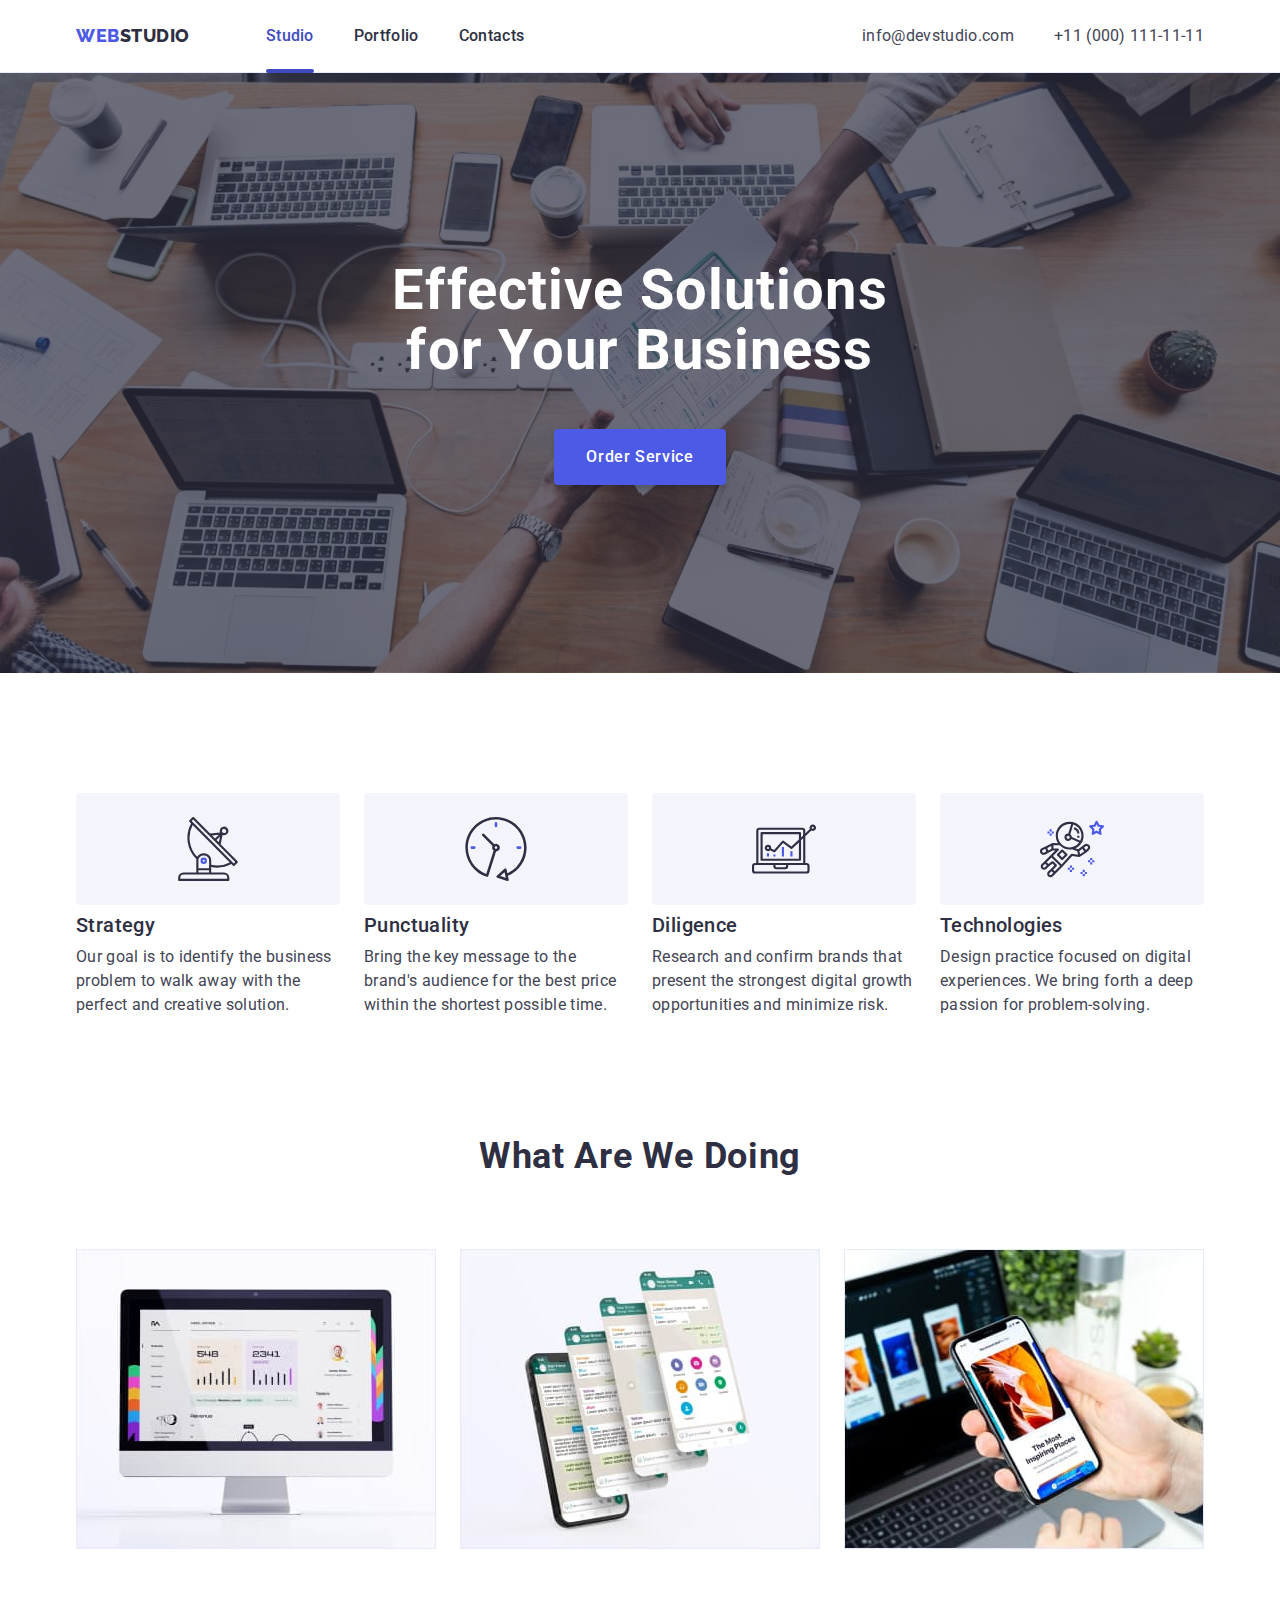
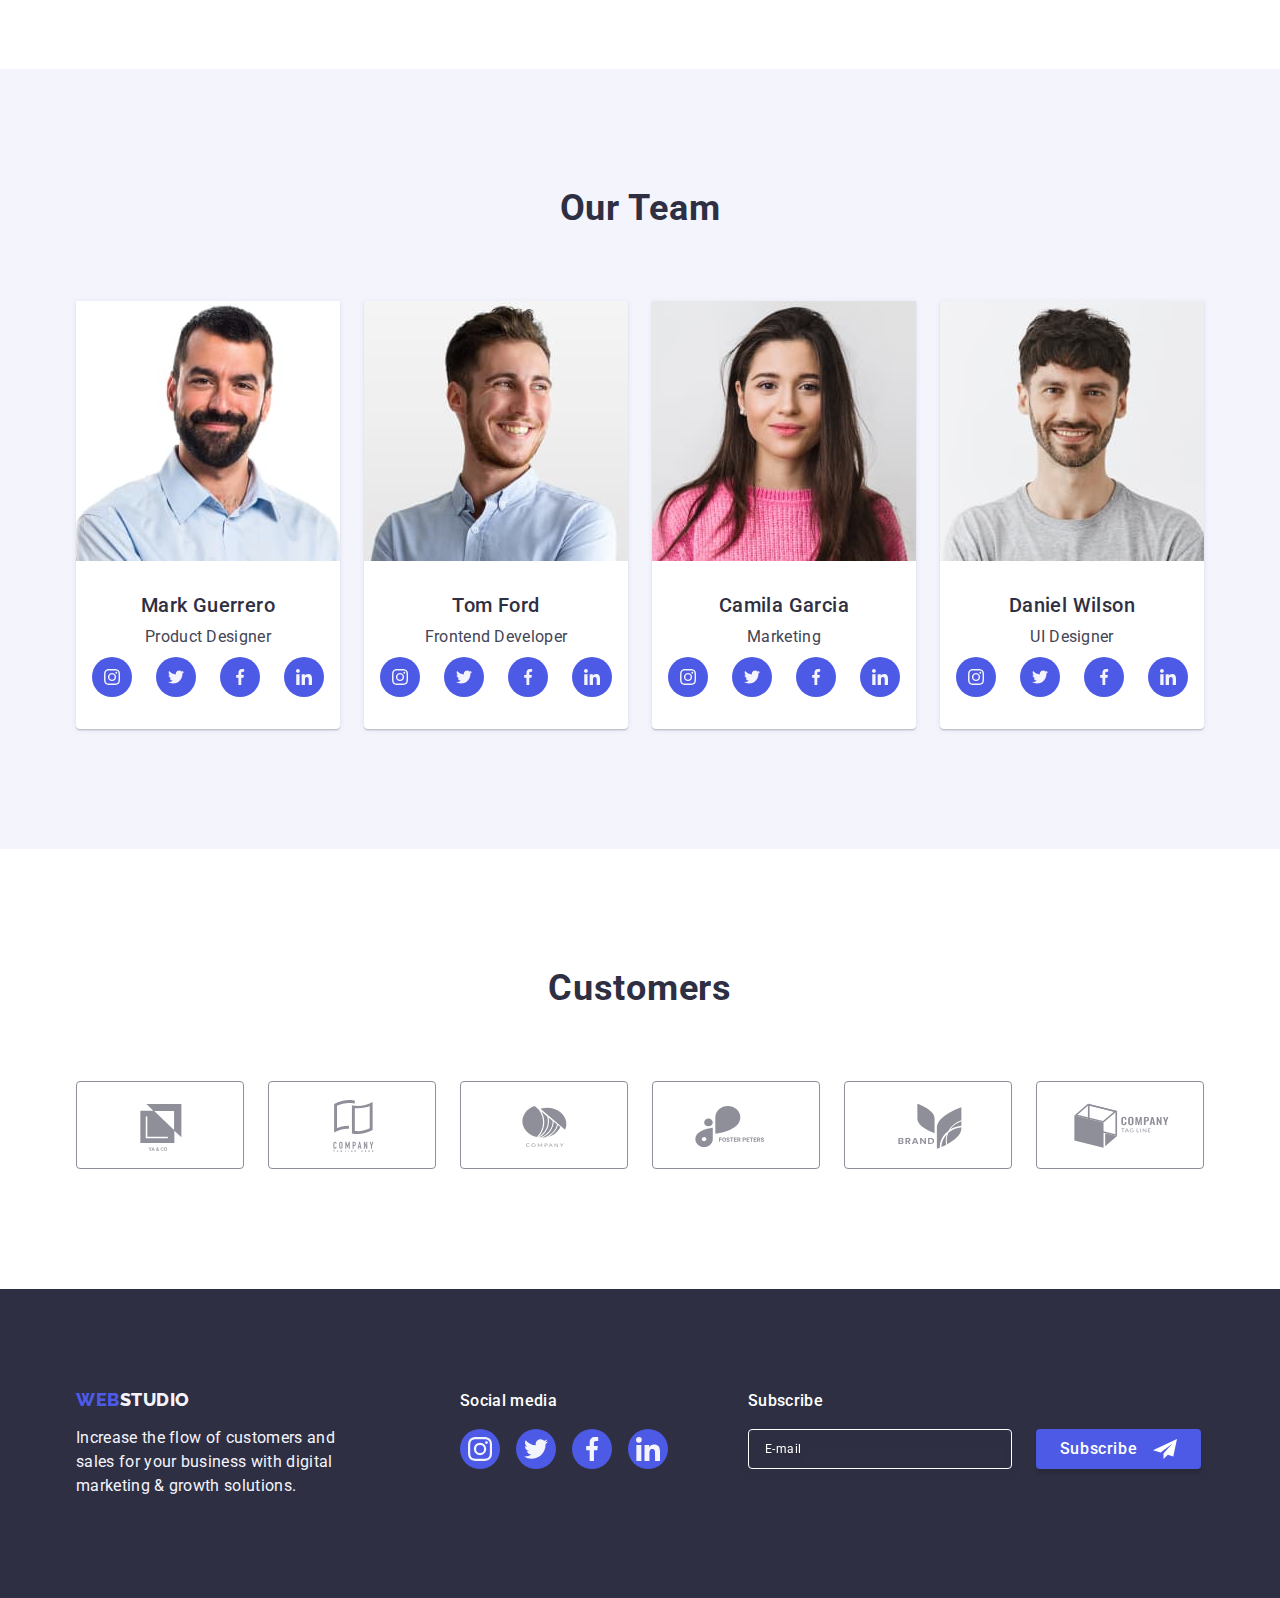
<file: index.html>
<!DOCTYPE html>
<html lang="en">
  <head>
    <meta charset="UTF-8" />
    <meta http-equiv="X-UA-Compatible" content="IE=edge" />
    <meta name="viewport" content="width=device-width, initial-scale=1.0" />
    <title>WebStudio</title>
    <link rel="preconnect" href="https://fonts.googleapis.com" />
    <link rel="preconnect" href="https://fonts.gstatic.com" crossorigin />
    <link
      href="https://fonts.googleapis.com/css2?family=Raleway:wght@800&family=Roboto:wght@400;500;700;900&display=swap"
      rel="stylesheet"
    />
    <link
      rel="stylesheet"
      href="https://cdn.jsdelivr.net/npm/modern-normalize@2.0.0/modern-normalize.min.css"
    />
    <link rel="stylesheet" href="./css/styles.css" />
  </head>

  <body>
    <header class="header-section">
      <div class="header-container container">
        <nav class="header-nav">
          <a href="./index.html" class="logo link"
            >Web<span class="logo-header">Studio</span></a
          >
          <ul class="nav-list list">
            <li>
              <a href="./index.html" class="link active">Studio</a>
            </li>
            <li>
              <a href="./portfolio.html" class="link">Portfolio</a>
            </li>
            <li><a href="" class="link">Contacts</a></li>
          </ul>
        </nav>
        <!-- Company contacts -->
        <address class="contacts">
          <ul class="list">
            <li>
              <a href="mailto:info@devstudio.com" class="cont-link link"
                >info@devstudio.com</a
              >
            </li>
            <li>
              <a href="tel:+110001111111" class="cont-link link"
                >+11 (000) 111-11-11</a
              >
            </li>
          </ul>
        </address>
      </div>
    </header>

    <main>
      <section class="hero section">
        <div class="hero-container container">
          <h1 class="hero-title">Effective Solutions for Your Business</h1>
          <button class="btn" type="button" data-modal-open>
            Order Service
          </button>
        </div>
      </section>

      <!-- Features of the company -->
      <section class="features-section section">
        <div class="container">
          <h2 class="visually-hidden">Our advantages</h2>
          <ul class="features-list list">
            <li class="features-item">
              <div class="icon-container">
                <svg width="64" height="64">
                  <use href="./images/icons.svg#feature1"></use>
                </svg>
              </div>
              <h3 class="list-title">Strategy</h3>
              <p class="list-text">
                Our goal is to identify the business problem to walk away with
                the perfect and creative solution.
              </p>
            </li>
            <li class="features-item">
              <div class="icon-container">
                <svg width="64" height="64">
                  <use href="./images/icons.svg#feature2"></use>
                </svg>
              </div>
              <h3 class="list-title">Punctuality</h3>
              <p class="list-text">
                Bring the key message to the brand's audience for the best price
                within the shortest possible time.
              </p>
            </li>
            <li class="features-item">
              <div class="icon-container">
                <svg width="64" height="64">
                  <use href="./images/icons.svg#feature3"></use>
                </svg>
              </div>
              <h3 class="list-title">Diligence</h3>
              <p class="list-text">
                Research and confirm brands that present the strongest digital
                growth opportunities and minimize risk.
              </p>
            </li>
            <li class="features-item">
              <div class="icon-container">
                <svg width="64" height="64">
                  <use href="./images/icons.svg#feature4"></use>
                </svg>
              </div>
              <h3 class="list-title">Technologies</h3>
              <p class="list-text">
                Design practice focused on digital experiences. We bring forth a
                deep passion for problem-solving.
              </p>
            </li>
          </ul>
        </div>
      </section>
      <!-- Сompany work -->
      <section class="working section">
        <div class="container">
          <h2 class="section-title">What are we doing</h2>
          <ul class="working-list list">
            <li class="working-item">
              <img src="./images/box1.jpg" alt="Site development" width="360" />
            </li>
            <li class="working-item">
              <img src="./images/box2.jpg" alt="Adaptive" width="360" />
            </li>
            <li class="working-item">
              <img src="./images/box3.jpg" alt="Testing" width="360" />
            </li>
          </ul>
        </div>
      </section>
      <!-- Team company -->
      <section class="team section">
        <div class="container">
          <h2 class="section-title">Our Team</h2>
          <ul class="team-list list">
            <li class="card">
              <img src="./images/member1.jpg" alt="Mark Guerrero" width="264" />
              <div class="team-card-content">
                <h3 class="list-title">Mark Guerrero</h3>
                <p class="list-text">Product Designer</p>
                <ul class="team-icons">
                  <li class="team-icon">
                    <a href="" class="traling-link">
                      <svg class="traling" width="16" height="16">
                        <use href="./images/icons.svg#traling1"></use>
                      </svg>
                    </a>
                  </li>
                  <li class="team-icon">
                    <a href="" class="traling-link">
                      <svg class="traling" width="16" height="16">
                        <use href="./images/icons.svg#traling2"></use>
                      </svg>
                    </a>
                  </li>
                  <li class="team-icon">
                    <a href="" class="traling-link">
                      <svg class="traling" width="16" height="16">
                        <use href="./images/icons.svg#traling3"></use>
                      </svg>
                    </a>
                  </li>
                  <li class="team-icon">
                    <a href="" class="traling-link">
                      <svg class="traling" width="16" height="16">
                        <use href="./images/icons.svg#traling4"></use>
                      </svg>
                    </a>
                  </li>
                </ul>
              </div>
            </li>
            <li class="card">
              <img src="./images/member2.jpg" alt="Tom Ford" width="264" />
              <div class="team-card-content">
                <h3 class="list-title">Tom Ford</h3>
                <p class="list-text">Frontend Developer</p>
                <ul class="team-icons">
                  <li class="team-icon">
                    <a href="" class="traling-link">
                      <svg class="traling" width="16" height="16">
                        <use href="./images/icons.svg#traling1"></use>
                      </svg>
                    </a>
                  </li>
                  <li class="team-icon">
                    <a href="" class="traling-link">
                      <svg class="traling" width="16" height="16">
                        <use href="./images/icons.svg#traling2"></use>
                      </svg>
                    </a>
                  </li>
                  <li class="team-icon">
                    <a href="" class="traling-link">
                      <svg class="traling" width="16" height="16">
                        <use href="./images/icons.svg#traling3"></use>
                      </svg>
                    </a>
                  </li>
                  <li class="team-icon">
                    <a href="" class="traling-link">
                      <svg class="traling" width="16" height="16">
                        <use href="./images/icons.svg#traling4"></use>
                      </svg>
                    </a>
                  </li>
                </ul>
              </div>
            </li>
            <li class="card">
              <img src="./images/member3.jpg" alt="Camila Garcia" width="264" />
              <div class="team-card-content">
                <h3 class="list-title">Camila Garcia</h3>
                <p class="list-text">Marketing</p>
                <ul class="team-icons">
                  <li class="team-icon">
                    <a href="" class="traling-link">
                      <svg class="traling" width="16" height="16">
                        <use href="./images/icons.svg#traling1"></use>
                      </svg>
                    </a>
                  </li>
                  <li class="team-icon">
                    <a href="" class="traling-link">
                      <svg class="traling" width="16" height="16">
                        <use href="./images/icons.svg#traling2"></use>
                      </svg>
                    </a>
                  </li>
                  <li class="team-icon">
                    <a href="" class="traling-link">
                      <svg class="traling" width="16" height="16">
                        <use href="./images/icons.svg#traling3"></use>
                      </svg>
                    </a>
                  </li>
                  <li class="team-icon">
                    <a href="" class="traling-link">
                      <svg class="traling" width="16" height="16">
                        <use href="./images/icons.svg#traling4"></use>
                      </svg>
                    </a>
                  </li>
                </ul>
              </div>
            </li>
            <li class="card">
              <img src="./images/member4.jpg" alt="Daniel Wilson" width="264" />
              <div class="team-card-content">
                <h3 class="list-title">Daniel Wilson</h3>
                <p class="list-text">UI Designer</p>
                <ul class="team-icons">
                  <li class="team-icon">
                    <a href="" class="traling-link">
                      <svg class="traling" width="16" height="16">
                        <use href="./images/icons.svg#traling1"></use>
                      </svg>
                    </a>
                  </li>
                  <li class="team-icon">
                    <a href="" class="traling-link">
                      <svg class="traling" width="16" height="16">
                        <use href="./images/icons.svg#traling2"></use>
                      </svg>
                    </a>
                  </li>
                  <li class="team-icon">
                    <a href="" class="traling-link">
                      <svg class="traling" width="16" height="16">
                        <use href="./images/icons.svg#traling3"></use>
                      </svg>
                    </a>
                  </li>
                  <li class="team-icon">
                    <a href="" class="traling-link">
                      <svg class="traling" width="16" height="16">
                        <use href="./images/icons.svg#traling4"></use>
                      </svg>
                    </a>
                  </li>
                </ul>
              </div>
            </li>
          </ul>
        </div>
      </section>

      <section class="section">
        <div class="container">
          <h2 class="section-title">Customers</h2>
          <ul class="customers-list">
            <li class="customers-item">
              <a href="" class="customers-link">
                <svg class="customers-icon" width="104" height="56">
                  <use href="./images/icons.svg#customers1"></use>
                </svg>
              </a>
            </li>
            <li class="customers-item">
              <a href="" class="customers-link">
                <svg class="customers-icon" width="104" height="56">
                  <use href="./images/icons.svg#customers2"></use>
                </svg>
              </a>
            </li>
            <li class="customers-item">
              <a href="" class="customers-link">
                <svg class="customers-icon" width="104" height="56">
                  <use href="./images/icons.svg#customers3"></use>
                </svg>
              </a>
            </li>
            <li class="customers-item">
              <a href="" class="customers-link">
                <svg class="customers-icon" width="104" height="56">
                  <use href="./images/icons.svg#customers4"></use>
                </svg>
              </a>
            </li>
            <li class="customers-item">
              <a href="" class="customers-link">
                <svg class="customers-icon" width="104" height="56">
                  <use href="./images/icons.svg#customers5"></use>
                </svg>
              </a>
            </li>
            <li class="customers-item">
              <a href="" class="customers-link">
                <svg class="customers-icon" width="104" height="56">
                  <use href="./images/icons.svg#customers6"></use>
                </svg>
              </a>
            </li>
          </ul>
        </div>
      </section>
    </main>

    <footer class="footer-section">
      <div class="container">
        <div class="footer-box">
          <a href="./index.html" class="logo link"
            >Web<span class="logo-footer">Studio</span></a
          >
          <p class="text-footer">
            Increase the flow of customers and sales for your business with
            digital marketing & growth solutions.
          </p>
        </div>
        <div class="social-container">
          <p class="footer-caption">Social media</p>
          <ul class="social-icons">
            <li class="social-item">
              <a href="" class="social-link">
                <svg class="social-icon" width="24" height="24">
                  <use href="./images/icons.svg#social1"></use>
                </svg>
              </a>
            </li>
            <li class="social-item">
              <a href="" class="social-link">
                <svg class="social-icon" width="24" height="24">
                  <use href="./images/icons.svg#social2"></use>
                </svg>
              </a>
            </li>
            <li class="social-item">
              <a href="" class="social-link">
                <svg class="social-icon" width="24" height="24">
                  <use href="./images/icons.svg#social3"></use>
                </svg>
              </a>
            </li>
            <li class="social-item">
              <a href="" class="social-link">
                <svg class="social-icon" width="24" height="24">
                  <use href="./images/icons.svg#social4"></use>
                </svg>
              </a>
            </li>
          </ul>
        </div>

        <div class="subscribe-container">
          <p class="footer-caption">Subscribe</p>
          <form class="subscribe-form">
            <label class="subscribe-label"
              ><input
                class="subscribe-input"
                type="email"
                name="user-email"
                placeholder="E-mail"
            /></label>
            <button type="submit" class="btn-send btn">
              Subscribe
              <svg class="send-icon" width="24" height="24">
                <use href="./images/icons.svg#icon-send"></use>
              </svg>
            </button>
          </form>
        </div>
      </div>
    </footer>

    <div class="backdrop is-hidden" data-modal>
      <div class="modal">
        <button class="close-btn" type="button" data-modal-close>
          <svg class="close-icon" width="8" height="8">
            <use href="./images/icons.svg#icon-close"></use>
          </svg>
        </button>
        <p class="modal-title">Leave your contacts and we will call you back</p>

        <form class="form">
          <div class="form-container">
            <label class="form-label" for="user-name">Name </label>
            <div class="container-input">
              <input
                class="form-input"
                type="text"
                name="user-name"
                id="user-name"
              />
              <svg class="form-icon" width="18" height="24">
                <use href="./images/icons.svg#person"></use>
              </svg>
            </div>
          </div>

          <div class="form-container">
            <label class="form-label" for="user-phone">Phone </label>

            <div class="container-input">
              <input
                class="form-input"
                id="user-phone"
                type="tel"
                name="user_phone"
              />
              <svg class="form-icon" width="18" height="24">
                <use href="./images/icons.svg#phone"></use>
              </svg>
            </div>
          </div>
          <div class="form-container">
            <label class="form-label" for="user-email">Email </label>
            <div class="container-input">
              <input
                class="form-input"
                id="user-email"
                type="email"
                name="user_email"
              /><svg class="form-icon" width="18" height="24">
                <use href="./images/icons.svg#email"></use>
              </svg>
            </div>
          </div>

          <div class="container-textarea">
            <label class="form-label" for="user-comment">Comment </label>
            <textarea
              id="user-comment"
              class="form-input textarea"
              name="user-comment"
              placeholder="Text input"
            ></textarea>
          </div>

          <div class="container-checkbox">
            <input
              class="check-input visually-hidden"
              id="user-privacy"
              type="checkbox"
              name="user-privacy"
              value="true"
            />
            <label for="user-privacy" class="check-label form-label"
              ><span class="checkbox-span">
                <svg class="check-icon" width="10" height="8">
                  <use href="./images/icons.svg#checkbox"></use></svg></span
              >I accept the terms and conditions of the
              <a class="privacy-link" href="">Privacy Policy</a>
            </label>
          </div>

          <button class="form-btn btn" type="submit">Send</button>
        </form>
      </div>
    </div>
    <script src="./js/modal.js"></script>
  </body>
</html>
</file>
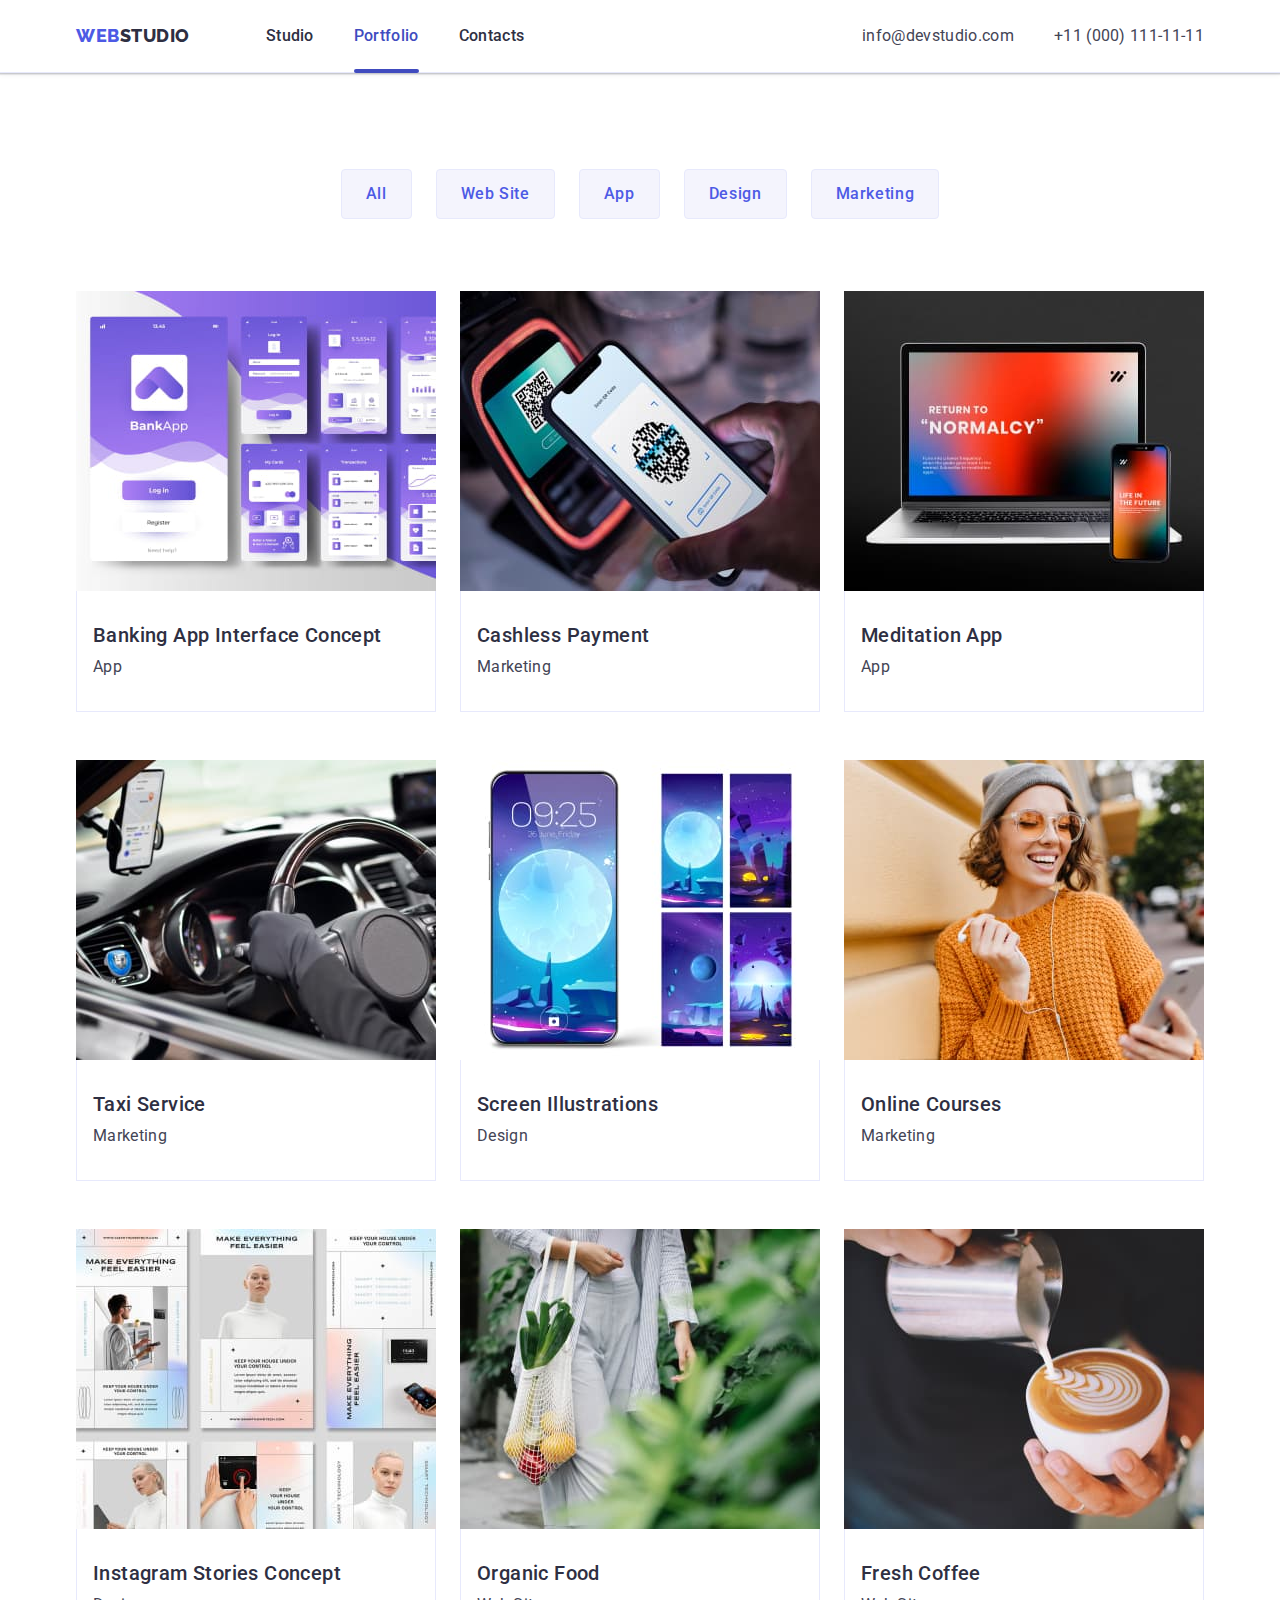
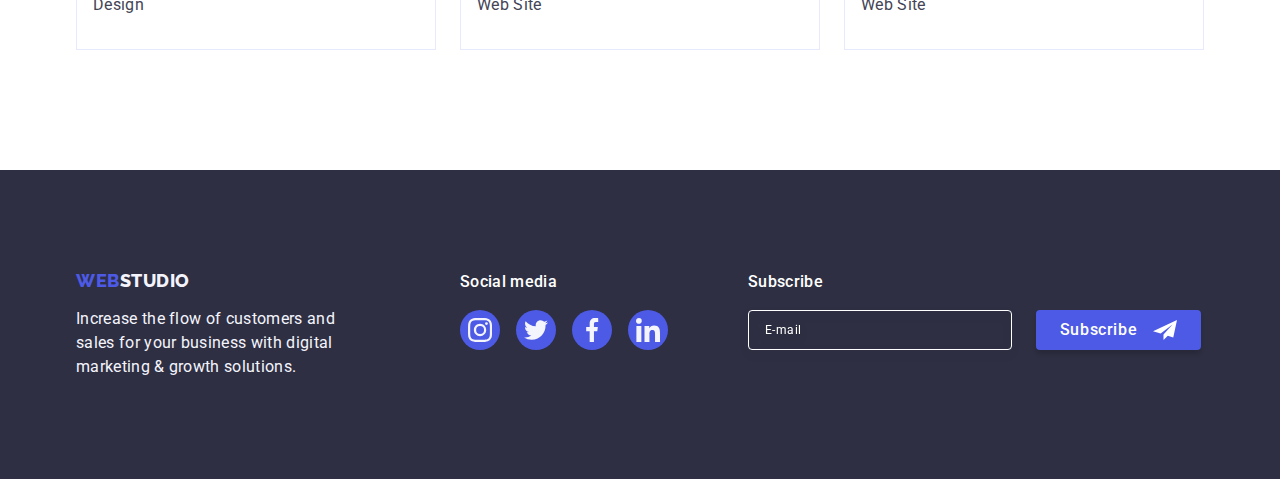
<file: portfolio.html>
<!DOCTYPE html>
<html lang="en">
  <head>
    <meta charset="UTF-8" />
    <meta http-equiv="X-UA-Compatible" content="IE=edge" />
    <meta name="viewport" content="width=device-width, initial-scale=1.0" />
    <title>Portfolio</title>
    <link rel="preconnect" href="https://fonts.googleapis.com" />
    <link rel="preconnect" href="https://fonts.gstatic.com" crossorigin />
    <link
      href="https://fonts.googleapis.com/css2?family=Raleway:wght@800&family=Roboto:wght@400;500;700;900&display=swap"
      rel="stylesheet"
    />
    <link
      rel="stylesheet"
      href="https://cdn.jsdelivr.net/npm/modern-normalize@2.0.0/modern-normalize.min.css"
    />
    <link rel="stylesheet" href="./css/styles.css" />
  </head>

  <body>
    <header class="header-section">
      <div class="header-container container">
        <nav class="header-nav">
          <a href="./index.html" class="logo link"
            >Web<span class="logo-header">Studio</span></a
          >
          <ul class="nav-list list">
            <li>
              <a href="./index.html" class="link">Studio</a>
            </li>
            <li>
              <a href="./portfolio.html" class="link active">Portfolio</a>
            </li>
            <li><a href="" class="link">Contacts</a></li>
          </ul>
        </nav>
        <!-- Company contacts -->
        <address class="contacts">
          <ul class="list">
            <li>
              <a href="mailto:info@devstudio.com" class="cont-link link"
                >info@devstudio.com</a
              >
            </li>
            <li>
              <a href="tel:+110001111111" class="cont-link link"
                >+11 (000) 111-11-11</a
              >
            </li>
          </ul>
        </address>
      </div>
    </header>

    <main>
      <section class="projects-section section">
        <div class="projects-container container">
          <h1 class="visually-hidden">Projects</h1>
          <ul class="filters list">
            <li><button type="button" class="filters-btn">All</button></li>
            <li><button type="button" class="filters-btn">Web Site</button></li>
            <li><button type="button" class="filters-btn">App</button></li>
            <li><button type="button" class="filters-btn">Design</button></li>
            <li>
              <button type="button" class="filters-btn">Marketing</button>
            </li>
          </ul>
          <ul class="projects-list list">
            <li class="card-project">
              <a href="" class="projects-link link">
                <div class="overlay">
                  <img
                    src="./images/project1.jpg"
                    alt="banking app"
                    width="360"
                  />
                  <p class="text-overlay">
                    14 Stylish and User-Friendly App Design Concepts · Task
                    Manager App · Calorie Tracker App · Exotic Fruit Ecommerce
                    App · Cloud Storage App
                  </p>
                </div>
                <div class="card-content">
                  <h2 class="list-title">Banking App Interface Concept</h2>
                  <p class="link-text">App</p>
                </div>
              </a>
            </li>

            <li class="card-project">
              <a href="" class="projects-link link">
                <div class="overlay">
                  <img
                    src="./images/project2.jpg"
                    alt="cashless payment"
                    width="360"
                  />
                  <p class="text-overlay">
                    14 Stylish and User-Friendly App Design Concepts · Task
                    Manager App · Calorie Tracker App · Exotic Fruit Ecommerce
                    App · Cloud Storage App
                  </p>
                </div>
                <div class="card-content">
                  <h2 class="list-title">Cashless Payment</h2>
                  <p class="link-text">Marketing</p>
                </div>
              </a>
            </li>

            <li class="card-project">
              <a href="" class="projects-link link">
                <div class="overlay">
                  <img
                    src="./images/project3.jpg"
                    alt="meditation app"
                    width="360"
                  />
                  <p class="text-overlay">
                    14 Stylish and User-Friendly App Design Concepts · Task
                    Manager App · Calorie Tracker App · Exotic Fruit Ecommerce
                    App · Cloud Storage App
                  </p>
                </div>
                <div class="card-content">
                  <h2 class="list-title">Meditation App</h2>
                  <p class="link-text">App</p>
                </div>
              </a>
            </li>

            <li class="card-project">
              <a href="" class="projects-link link">
                <div class="overlay">
                  <img
                    src="./images/project4.jpg"
                    alt="taxi service"
                    width="360"
                  />
                  <p class="text-overlay">
                    14 Stylish and User-Friendly App Design Concepts · Task
                    Manager App · Calorie Tracker App · Exotic Fruit Ecommerce
                    App · Cloud Storage App
                  </p>
                </div>
                <div class="card-content">
                  <h2 class="list-title">Taxi Service</h2>
                  <p class="link-text">Marketing</p>
                </div>
              </a>
            </li>

            <li class="card-project">
              <a href="" class="projects-link link">
                <div class="overlay">
                  <img
                    src="./images/project5.jpg"
                    alt="screen illustrations"
                    width="360"
                  />
                  <p class="text-overlay">
                    14 Stylish and User-Friendly App Design Concepts · Task
                    Manager App · Calorie Tracker App · Exotic Fruit Ecommerce
                    App · Cloud Storage App
                  </p>
                </div>
                <div class="card-content">
                  <h2 class="list-title">Screen Illustrations</h2>
                  <p class="link-text">Design</p>
                </div>
              </a>
            </li>

            <li class="card-project">
              <a href="" class="projects-link link">
                <div class="overlay">
                  <img
                    src="./images/project6.jpg"
                    alt="online courses"
                    width="360"
                  />
                  <p class="text-overlay">
                    14 Stylish and User-Friendly App Design Concepts · Task
                    Manager App · Calorie Tracker App · Exotic Fruit Ecommerce
                    App · Cloud Storage App
                  </p>
                </div>
                <div class="card-content">
                  <h2 class="list-title">Online Courses</h2>
                  <p class="link-text">Marketing</p>
                </div>
              </a>
            </li>

            <li class="card-project">
              <a href="" class="projects-link link">
                <div class="overlay">
                  <img
                    src="./images/project7.jpg"
                    alt="stories concept"
                    width="360"
                  />
                  <p class="text-overlay">
                    14 Stylish and User-Friendly App Design Concepts · Task
                    Manager App · Calorie Tracker App · Exotic Fruit Ecommerce
                    App · Cloud Storage App
                  </p>
                </div>
                <div class="card-content">
                  <h2 class="list-title">Instagram Stories Concept</h2>
                  <p class="link-text">Design</p>
                </div>
              </a>
            </li>

            <li class="card-project">
              <a href="" class="projects-link link">
                <div class="overlay">
                  <img
                    src="./images/project8.jpg"
                    alt="organic food"
                    width="360"
                  />
                  <p class="text-overlay">
                    14 Stylish and User-Friendly App Design Concepts · Task
                    Manager App · Calorie Tracker App · Exotic Fruit Ecommerce
                    App · Cloud Storage App
                  </p>
                </div>
                <div class="card-content">
                  <h2 class="list-title">Organic Food</h2>
                  <p class="link-text">Web Site</p>
                </div>
              </a>
            </li>

            <li class="card-project">
              <a href="" class="projects-link link">
                <div class="overlay">
                  <img
                    src="./images/project9.jpg"
                    alt="fresh coffee"
                    width="360"
                  />
                  <p class="text-overlay">
                    14 Stylish and User-Friendly App Design Concepts · Task
                    Manager App · Calorie Tracker App · Exotic Fruit Ecommerce
                    App · Cloud Storage App
                  </p>
                </div>
                <div class="card-content">
                  <h2 class="list-title">Fresh Coffee</h2>
                  <p class="link-text">Web Site</p>
                </div>
              </a>
            </li>
          </ul>
        </div>
      </section>
    </main>

    <footer class="footer-section">
      <div class="container">
        <div class="footer-box">
          <a href="./index.html" class="logo link"
            >Web<span class="logo-footer">Studio</span></a
          >
          <p class="text-footer">
            Increase the flow of customers and sales for your business with
            digital marketing & growth solutions.
          </p>
        </div>
        <div class="social-container">
          <p class="footer-caption">Social media</p>
          <ul class="social-icons">
            <li class="social-item">
              <a href="" class="social-link">
                <svg class="social-icon" width="24" height="24">
                  <use href="./images/icons.svg#social1"></use>
                </svg>
              </a>
            </li>
            <li class="social-item">
              <a href="" class="social-link">
                <svg class="social-icon" width="24" height="24">
                  <use href="./images/icons.svg#social2"></use>
                </svg>
              </a>
            </li>
            <li class="social-item">
              <a href="" class="social-link">
                <svg class="social-icon" width="24" height="24">
                  <use href="./images/icons.svg#social3"></use>
                </svg>
              </a>
            </li>
            <li class="social-item">
              <a href="" class="social-link">
                <svg class="social-icon" width="24" height="24">
                  <use href="./images/icons.svg#social4"></use>
                </svg>
              </a>
            </li>
          </ul>
        </div>

        <div class="subscribe-container">
          <p class="footer-caption">Subscribe</p>
          <form class="subscribe-form">
            <label class="subscribe-label"
              ><input
                class="subscribe-input"
                type="email"
                name="user-email"
                placeholder="E-mail"
            /></label>
            <button type="submit" class="btn-send btn">
              Subscribe
              <svg class="send-icon" width="24" height="24">
                <use href="./images/icons.svg#icon-send"></use>
              </svg>
            </button>
          </form>
        </div>
      </div>
    </footer>
  </body>
</html>
</file>
<file: css/styles.css>
:root {
	--dominant: #434455;
	--caption: #2e2f42;
	--white: #ffffff;
	--interactive: #4d5ae5;
	--cloud: #f4f4fd;
	--accent: #404bbf;
	--border: #e7e9fc;
	--icon: #8e8f99;
	--modal: rgba(46, 47, 66, 0.4);
}

/* global */
body {
	font-family: Roboto, sans-serif;
	background-color: var(--white);
	color: var(--dominant);
}
h1,
h2,
h3 {
	text-align: center;
	margin: 0;
}
ul {
	list-style: none;
	padding: 0;
	margin: 0;
	gap: 24px;
}
img,
svg {
	display: block;
}
p {
	margin: 0;
}
input,
textarea,
button,
label {
	display: block;
	padding: 0;
	margin: 0;
	font-weight: inherit;
	letter-spacing: 0.04em;
	font-size: 12px;
	line-height: 1.5;
}
.container {
	width: 1158px;
	margin: 0 auto;
	padding: 0 15px;
}
.section {
	padding: 120px 0;
}

/* header */
.header-section {
	border-bottom: 1px solid var(--border);
	box-shadow: 0px 2px 1px rgba(46, 47, 66, 0.08), 0px 1px 1px rgba(46, 47, 66, 0.16), 0px 1px 6px rgba(46, 47, 66, 0.08);
}
.header-container {
	display: flex;
	justify-content: space-between;
	align-items: center;
}
.header-nav {
	display: flex;
	align-items: center;
}
.nav-list .link {
	display: inline-block;
	padding: 24px 0;
	transition: color 250ms cubic-bezier(0.4, 0, 0.2, 1);
}
.nav-list {
	display: flex;
	gap: 40px;
}
.link {
	text-decoration: none;
	color: var(--caption);
	font-weight: 500;
	line-height: 1.5;
	letter-spacing: 0.02em;
}
.link:hover,
.link:focus {
	color: var(--accent);
}
.logo {
	font-family: Raleway, sans-serif;
	font-weight: 800;
	font-size: 18px;
	line-height: 1.17;
	color: var(--interactive);
	text-transform: uppercase;
	letter-spacing: 0.03em;
	margin-right: 76px;
}
.logo:hover,
.logo:focus {
	color: var(--interactive);
}
.logo-header {
	color: var(--caption);
}
.contacts {
	font-style: normal;
}
.cont-link {
	font-weight: 400;
	color: var(--dominant);
	transition: color 250ms cubic-bezier(0.4, 0, 0.2, 1);
}
.contacts .list {
	display: flex;
	gap: 40px;
}
.active {
	position: relative;
	color: var(--accent);
}
.active::after {
	position: absolute;
	content: "";
	background: var(--accent);
	border-radius: 2px;
	width: 100%;
	height: 4px;
	bottom: -1px;
	left: 0;
}

/* Main */

.list-title {
	color: var(--caption);
	font-weight: 500;
	font-size: 20px;
	line-height: 1.2;
	letter-spacing: 0.02em;
	margin-bottom: 8px;
}
.list-text {
	line-height: 1.5;
	letter-spacing: 0.02em;
}
.section-title {
	color: var(--caption);
	font-weight: 700;
	letter-spacing: 0.02em;
	text-transform: capitalize;
	font-size: 36px;
	line-height: 1.11;
	margin-bottom: 72px;
}

/* section hero */

.hero {
	padding: 188px 0;
	max-width: 1440px;
	background-image: linear-gradient(rgba(46, 47, 66, 0.7), rgba(46, 47, 66, 0.7)), url(../images/hero-bg.jpg);
	background-repeat: no-repeat;
	background-position: center;
	background-size: cover;
	margin: 0 auto;
}
.hero-container {
	display: flex;
	flex-direction: column;
	gap: 48px;
	align-items: center;
}
.hero-title {
	color: var(--white);
	font-weight: 700;
	font-size: 56px;
	line-height: 1.07;
	letter-spacing: 0.02em;
	max-width: 496px;
}

.btn {
	transition: background-color 250ms cubic-bezier(0.4, 0, 0.2, 1);
	background-color: var(--interactive);
	color: var(--white);
	font-family: Roboto, sans-serif;
	font-weight: 500;
	font-size: 16px;
	line-height: 1.5;
	letter-spacing: 0.04em;
	cursor: pointer;
	padding: 16px 32px;
	box-shadow: 0px 4px 4px rgba(0, 0, 0, 0.15);
	border-radius: 4px;
	border: none;
	min-width: 169px;
}
.btn:hover,
.btn:focus {
	background-color: var(--accent);
}

/* features section */
.features-item {
	width: calc((100% - 72px) / 4);
}
.icon-container {
	display: flex;
	align-items: center;
	justify-content: center;
	background-color: var(--cloud);
	border-radius: 4px;
	width: 264px;
	height: 112px;
	margin-bottom: 8px;
}
.visually-hidden {
	position: absolute;
	width: 1px;
	height: 1px;
	margin: -1px;
	border: 0;
	padding: 0;
	white-space: nowrap;
	clip-path: inset(100%);
	clip: rect(0 0 0 0);
	overflow: hidden;
}
.features-list {
	display: flex;
}
.features-item h3 {
	text-align: left;
}
/* working */
.working.section {
	padding-top: 0;
}

.working-list {
	display: flex;
}
.working-item {
	width: calc((100% - 48px) / 3);
}

/* team section */

.team {
	background-color: var(--cloud);
}
.team-list {
	display: flex;
}
.card {
	background-color: var(--white);
	border-radius: 0px 0px 4px 4px;
	width: calc((100% - 72px) / 4);
	box-shadow: 0px 1px 6px rgba(46, 47, 66, 0.08), 0px 1px 1px rgba(46, 47, 66, 0.16), 0px 2px 1px rgba(46, 47, 66, 0.08);
}
.card .list-text {
	text-align: center;
	margin-bottom: 8px;
}
.team-card-content {
	padding: 32px 0;
}
.team-icons {
	display: flex;
	justify-content: center;
}
.team-icon {
	width: 40px;
	height: 40px;
}
.traling-link {
	width: 100%;
	height: 100%;
	background-color: var(--interactive);
	border-radius: 50%;
	display: flex;
	justify-content: center;
	align-items: center;
	transition: background-color 250ms cubic-bezier(0.4, 0, 0.2, 1);
}
.traling-link:hover,
.traling-link:focus {
	background-color: var(--accent);
}
.traling {
	fill: var(--cloud);
}

/* Customers */
.customers-list {
	display: flex;
}
.customers-item {
	width: calc((100% - 120px) / 6);
	height: 88px;
}
.customers-link {
	width: 100%;
	height: 100%;
	border: 1px solid var(--icon);
	border-radius: 4px;
	display: flex;
	align-items: center;
	justify-content: center;
	color: var(--icon);
	transition: color 250ms cubic-bezier(0.4, 0, 0.2, 1), border-color 250ms cubic-bezier(0.4, 0, 0.2, 1);
}
.customers-link:hover,
.customers-link:focus {
	border: 1px solid var(--accent);
	color: var(--accent);
}
.customers-icon {
	fill: currentColor;
}

/* footer */

.footer-section {
	background-color: var(--caption);
	padding: 100px 0;
}
.logo-footer {
	color: var(--cloud);
}
.text-footer {
	color: var(--cloud);
	line-height: 1.5;
	letter-spacing: 0.02em;
	max-width: 264px;
}
.footer-section .logo {
	display: inline-block;
	margin: 0 0 16px 0;
}
.footer-section .container {
	display: flex;
	align-items: baseline;
}
.footer-box {
	margin-right: 120px;
}
.footer-caption {
	font-weight: 500;
	line-height: 1.5;
	letter-spacing: 0.02em;
	color: var(--white);
	margin: 0 0 16px 0;
}
.social-icons {
	display: flex;
	gap: 16px;
}
.social-item {
	width: 40px;
	height: 40px;
}
.social-link {
	display: flex;
	align-items: center;
	justify-content: center;
	width: 100%;
	height: 100%;
	background-color: var(--interactive);
	border-radius: 50%;
	transition: background-color 250ms cubic-bezier(0.4, 0, 0.2, 1);
}
.social-link:hover,
.social-link:focus {
	background-color: #31d0aa;
}
.social-icon {
	fill: var(--cloud);
}
.social-container {
	margin-right: 80px;
}
.subscribe-form {
	display: flex;
	gap: 24px;
}
.subscribe-input {
	background-color: transparent;
	color: var(--white);
	width: 264px;
	height: 40px;
	border: 1px solid var(--white);
	border-radius: 4px;
	padding-left: 16px;
	filter: drop-shadow(0px 4px 4px rgba(0, 0, 0, 0.15));
}
.subscribe-input:focus,
.btn-send:focus {
	outline: none;
}
.subscribe-input::placeholder {
	color: var(--white);
}
.btn-send {
	display: flex;
	justify-content: center;
	align-items: center;
	gap: 16px;
	min-width: 165px;
	padding: 0;
}

/* portfolio */

/* filters btns */

.filters {
	display: flex;
	justify-content: center;
}
.projects-section {
	padding: 96px 0 120px 0;
}
.filters-btn {
	font-family: Roboto, sans-serif;
	font-weight: 500;
	font-size: 16px;
	line-height: 1.5;
	letter-spacing: 0.04em;
	text-align: center;
	padding: 12px 24px;
	background-color: var(--cloud);
	color: var(--interactive);
	border: 1px solid var(--border);
	border-radius: 4px;
	cursor: pointer;
	transition: color 250ms cubic-bezier(0.4, 0, 0.2, 1), background-color 250ms cubic-bezier(0.4, 0, 0.2, 1),
		border-color 250ms cubic-bezier(0.4, 0, 0.2, 1), box-shadow 250ms cubic-bezier(0.4, 0, 0.2, 1);
}
.filters-btn:hover,
.filters-btn:focus {
	background-color: var(--accent);
	color: var(--white);
	border: 1px solid transparent;
	box-shadow: 0px 3px 1px rgba(0, 0, 0, 0.1), 0px 2px 1px rgba(0, 0, 0, 0.08), 0px 2px 2px rgba(0, 0, 0, 0.12);
}
.filters {
	margin-bottom: 72px;
}

/* project-cards */
.projects-list {
	display: flex;
	flex-wrap: wrap;
	column-gap: 24px;
	row-gap: 48px;
}
.card-project {
	width: calc((100% - 48px) / 3);
}
.card-content {
	padding: 32px 16px;
	border: 1px solid var(--border);
	border-top: none;
}
.projects-link {
	display: block;
	transition: box-shadow 250ms cubic-bezier(0.4, 0, 0.2, 1);
}
.projects-link:hover,
.projects-link:focus {
	box-shadow: 0px 1px 6px rgba(46, 47, 66, 0.08), 0px 1px 1px rgba(46, 47, 66, 0.16), 0px 2px 1px rgba(46, 47, 66, 0.08);
}
.projects-link:hover .text-overlay,
.projects-link:focus .text-overlay {
	transform: translateY(0%);
}
.overlay {
	position: relative;
	overflow: hidden;
}
.text-overlay {
	position: absolute;
	top: 0;
	background-color: var(--interactive);
	color: var(--cloud);
	padding: 40px 32px;
	font-size: 16px;
	line-height: 1.5;
	letter-spacing: 0.02em;
	width: 100%;
	height: 100%;

	transform: translateY(100%);
	transition: transform 250ms cubic-bezier(0.4, 0, 0.2, 1);
}
.card-project:hover .text-overlay {
	transform: translateY(0);
}
.link-text {
	color: var(--dominant);
	font-weight: 400;
}
.card-project h2 {
	text-align: left;
}

/* Backdrop */
.backdrop {
	position: fixed;
	top: 0;
	left: 0;
	background: var(--modal);
	width: 100%;
	height: 100%;
	opacity: 1;
	visibility: visible;
	transition: opacity 250ms cubic-bezier(0.4, 0, 0.2, 1), visibility 250ms cubic-bezier(0.4, 0, 0.2, 1);
}
.modal {
	position: absolute;
	top: 50%;
	left: 50%;
	transform: translate(-50%, -50%) scale(1);
	background-color: #fcfcfc;
	box-shadow: 0px 1px 1px rgba(0, 0, 0, 0.14), 0px 1px 3px rgba(0, 0, 0, 0.12), 0px 2px 1px rgba(0, 0, 0, 0.2);
	border-radius: 4px;
	width: 408px;
	min-height: 584px;
	transition: transform 250ms cubic-bezier(0.4, 0, 0.2, 1);
	padding: 72px 24px 24px 24px;
}
.close-btn {
	position: absolute;
	display: flex;
	align-items: center;
	justify-content: center;
	background-color: var(--border);
	padding: 0;
	top: 24px;
	right: 24px;
	border-radius: 50%;
	border: 1px solid rgba(0, 0, 0, 0.1);
	width: 24px;
	height: 24px;
	cursor: pointer;
	transition: background-color 250ms cubic-bezier(0.4, 0, 0.2, 1), border 250ms cubic-bezier(0.4, 0, 0.2, 1);
}
.close-btn:hover,
.close-btn:focus {
	background-color: var(--accent);
	border: none;
	fill: var(--white);
}
.close-icon {
	transition: fill 250ms cubic-bezier(0.4, 0, 0.2, 1);
}
.is-hidden {
	opacity: 0;
	visibility: hidden;
	pointer-events: none;
}
/* Form */
.modal-title {
	font-weight: 500;
	line-height: 1.5;
	text-align: center;
	letter-spacing: 0.02em;
	margin-bottom: 16px;
	color: var(--caption);
}
.form-label {
	margin-bottom: 4px;
	line-height: 1.17;
	color: var(--icon);
}
.form-container {
	margin-bottom: 8px;
}
.container-input {
	position: relative;
}
.form-input {
	width: 100%;
	height: 40px;
	border: 1px solid var(--modal);
	border-radius: 4px;
	background-color: transparent;
	padding-left: 38px;
	margin-bottom: 8px;
	outline: transparent;
	transition: border-color 250ms cubic-bezier(0.4, 0, 0.2, 1);
}
.form-input:focus {
	border-color: var(--interactive);
}
.form-icon {
	position: absolute;
	top: 50%;
	left: 16px;
	transform: translateY(-50%);
	transition: fill 250ms cubic-bezier(0.4, 0, 0.2, 1);
}
.form-input:focus + .form-icon {
	fill: var(--interactive);
}
.container-textarea {
	margin-bottom: 16px;
}
.textarea {
	height: 120px;
	line-height: 1.17;
	padding: 8px 16px;
	resize: none;
	margin: 0;
	transition: border-color 250ms cubic-bezier(0.4, 0, 0.2, 1);
}
.textarea::placeholder {
	color: var(--modal);
}

.container-checkbox {
	margin-bottom: 24px;
}
.checkbox-span {
	display: inline-flex;
	align-items: center;
	justify-content: center;
	fill: transparent;
	width: 16px;
	height: 16px;
	border: 1px solid var(--modal);
	border-radius: 2px;
	transition: background-color 250ms cubic-bezier(0.4, 0, 0.2, 1), border 250ms cubic-bezier(0.4, 0, 0.2, 1),
		fill 250ms cubic-bezier(0.4, 0, 0.2, 1);
	margin-right: 8px;
}

.check-input:checked + .check-label > .checkbox-span {
	background-color: var(--accent);
	fill: var(--cloud);
	border: none;
}
.privacy-link {
	color: var(--interactive);
}
.form-btn {
	min-width: 169px;
	height: 56px;
	margin: 0 auto;
}
</file>
